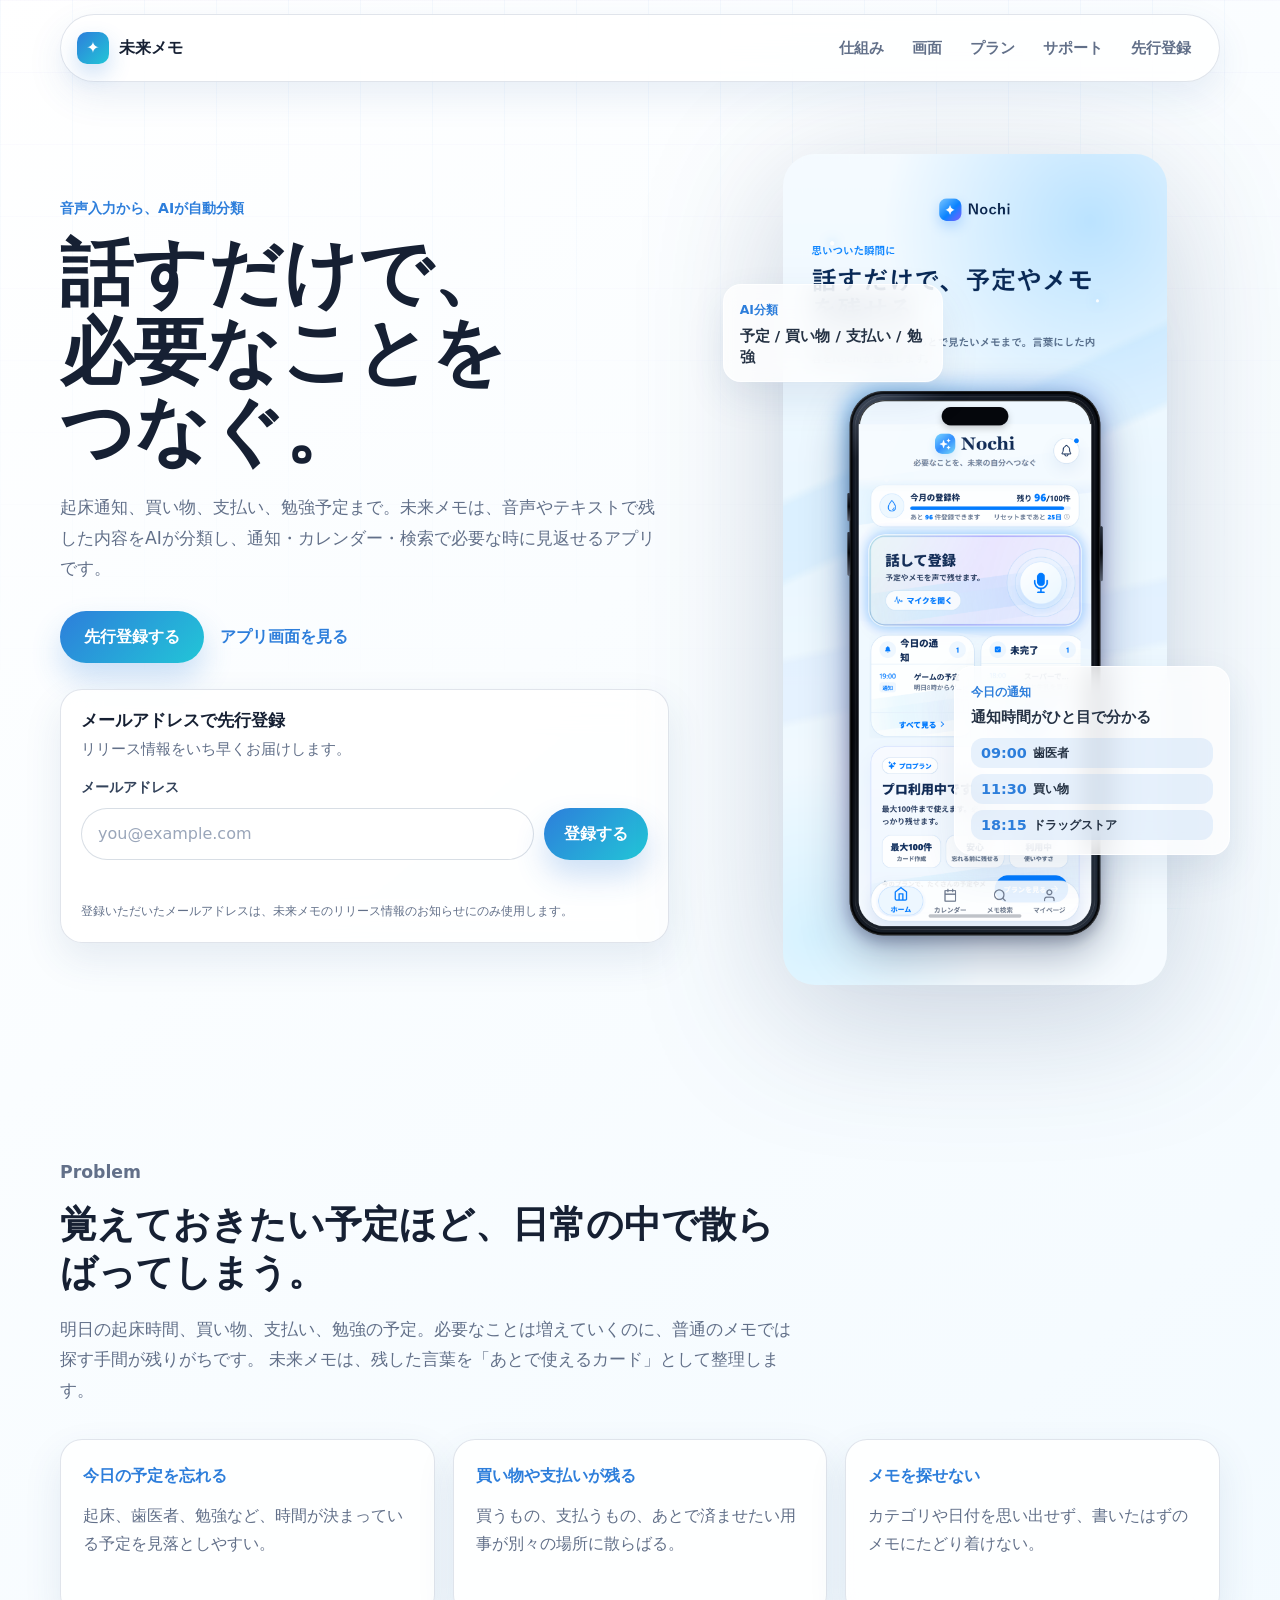
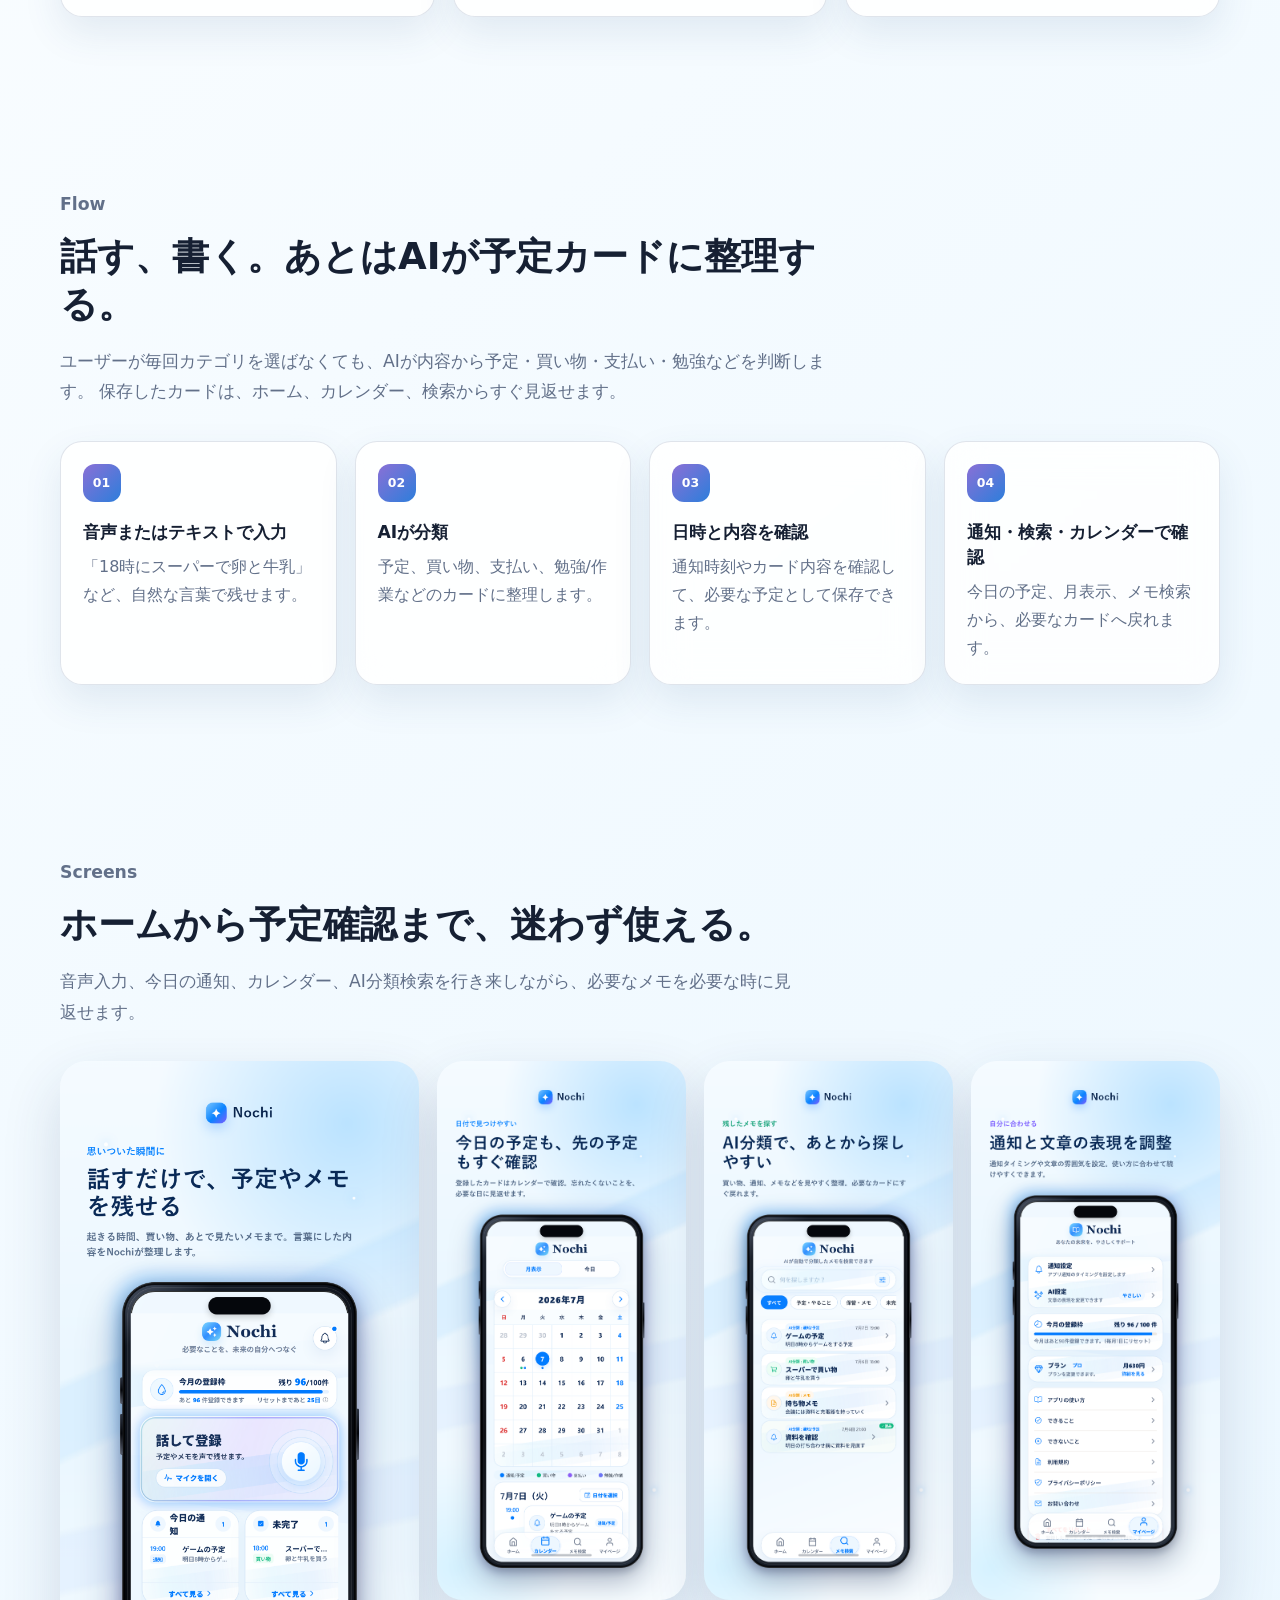
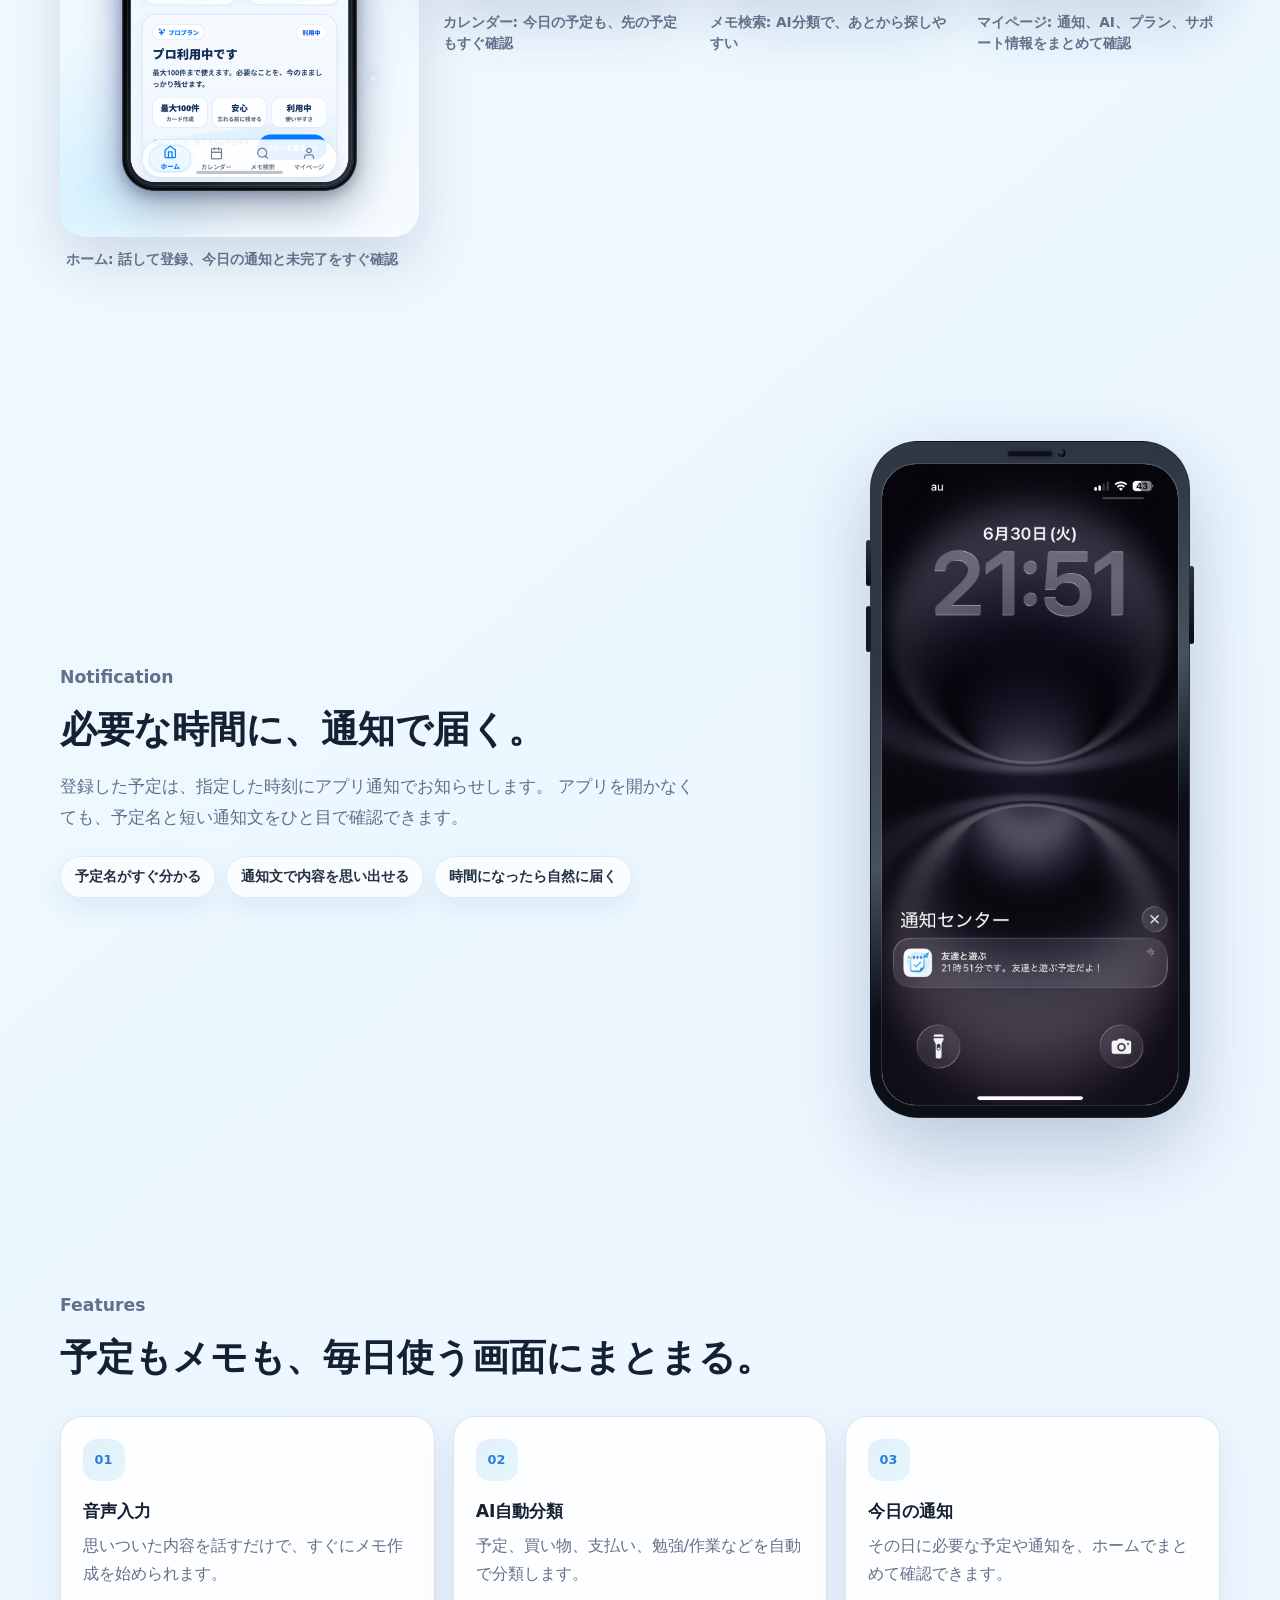
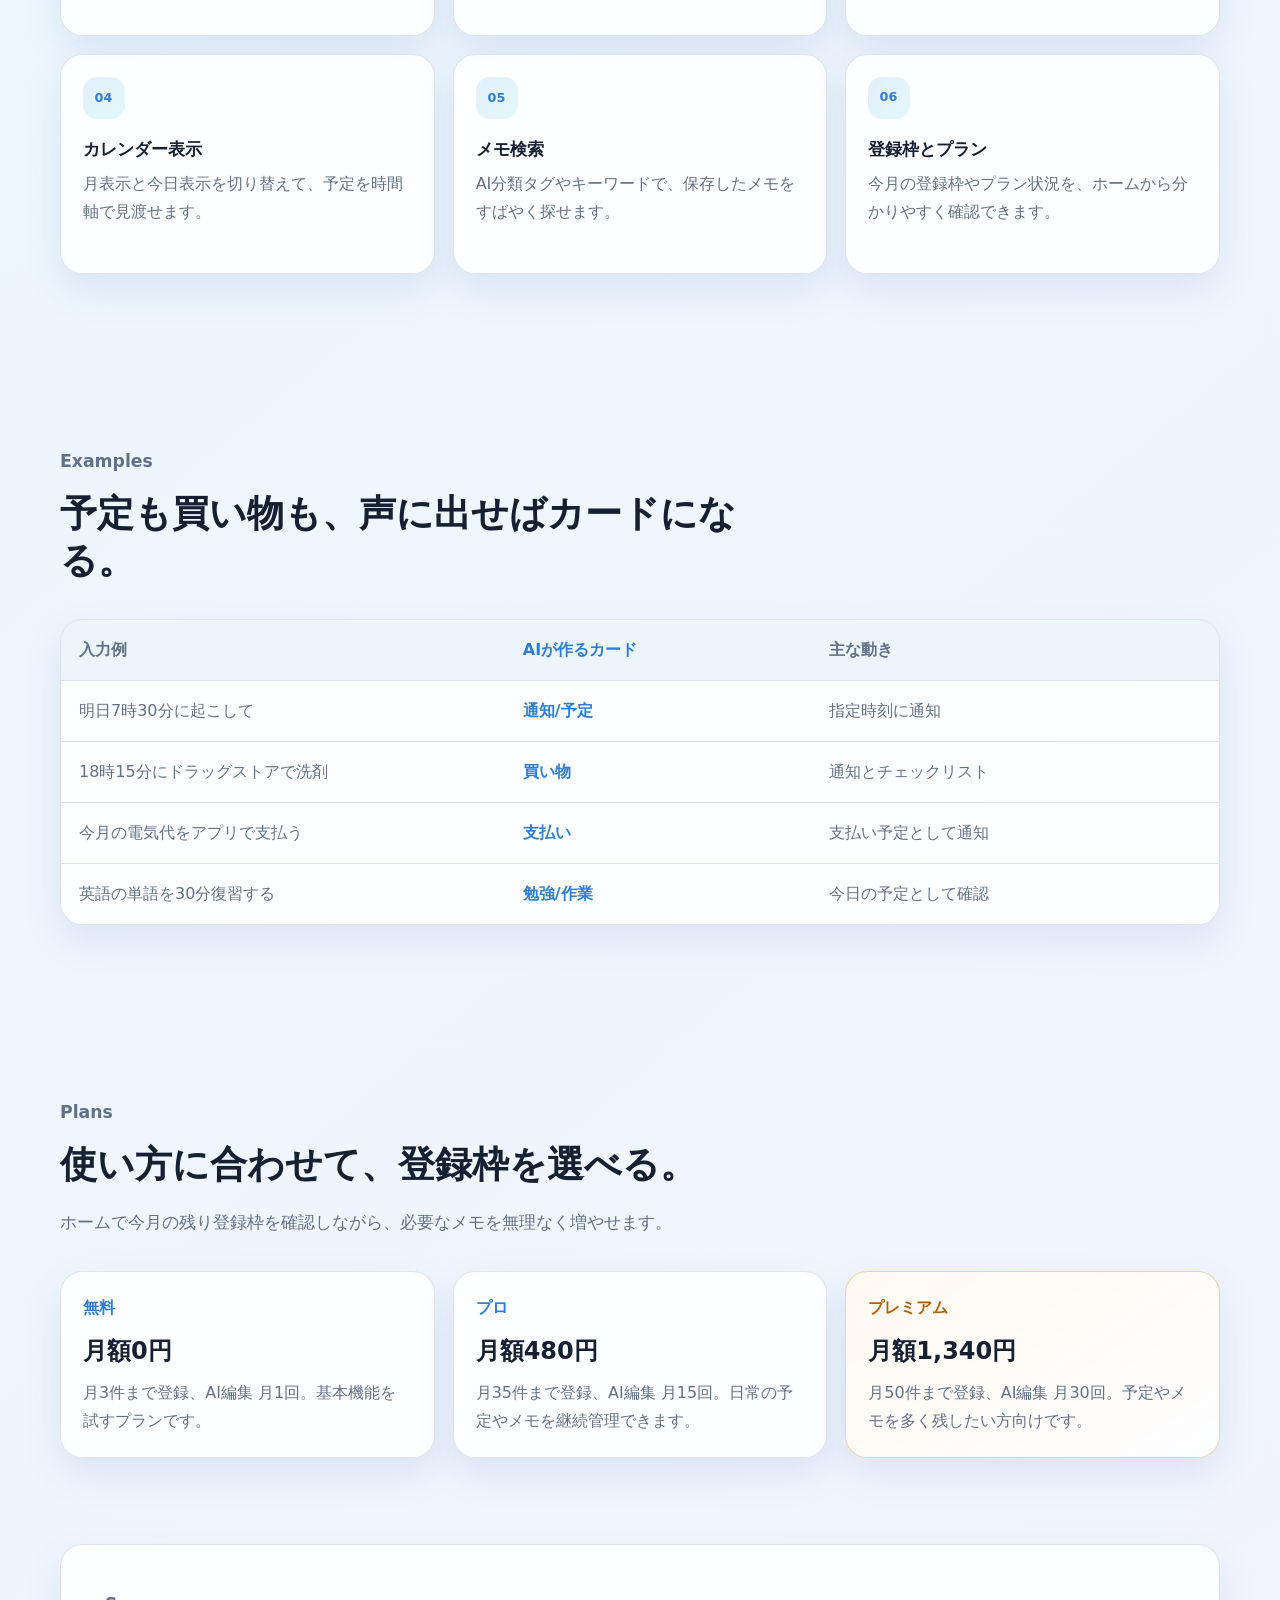
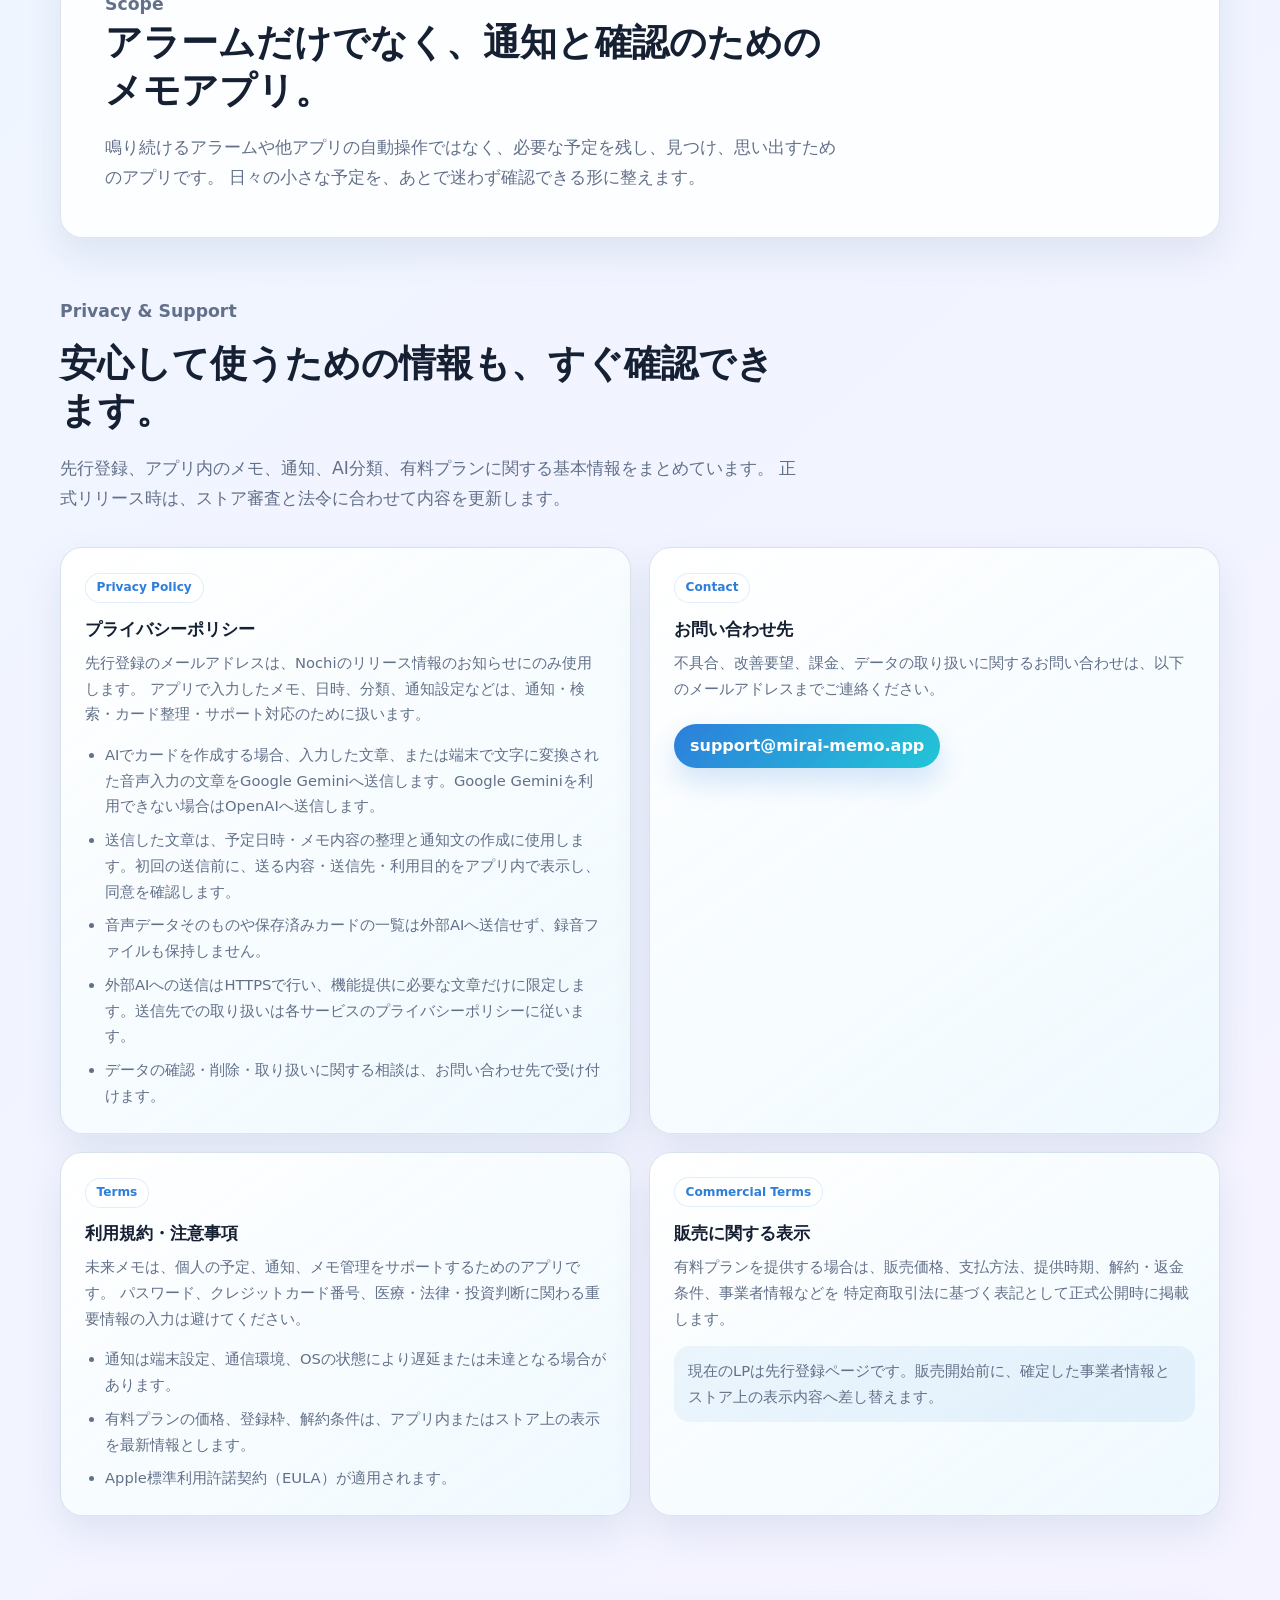
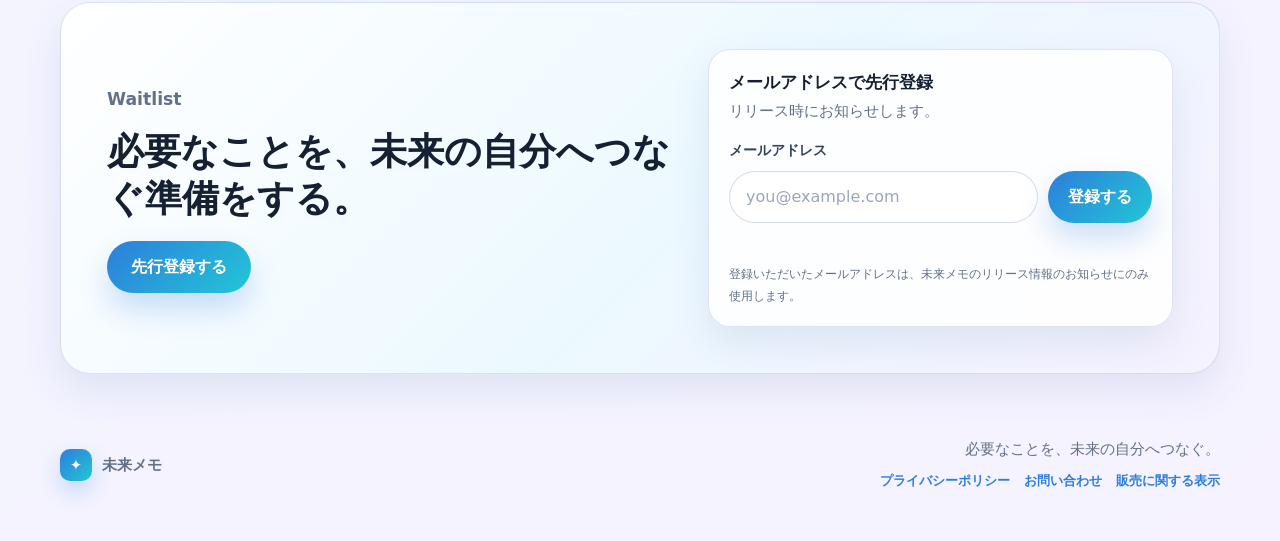
<file: index.html>
<!doctype html>
<html lang="ja">
  <head>
    <meta charset="utf-8" />
    <meta name="viewport" content="width=device-width, initial-scale=1" />
    <meta
      name="description"
      content="未来メモは、音声やテキストで残した予定・買い物・支払い・勉強メモをAIが分類し、通知・カレンダー・検索で必要な時に見返せる生活メモアプリです。"
    />
    <meta name="robots" content="index,follow" />
    <link rel="canonical" href="https://haru861017.github.io/mirai-memo-landing-page/" />
    <meta property="og:type" content="website" />
    <meta property="og:site_name" content="未来メモ" />
    <meta property="og:title" content="未来メモ | 話すだけで、必要なことを未来へつなぐ。" />
    <meta
      property="og:description"
      content="音声やテキストで残した予定・買い物・支払い・勉強メモをAIが分類し、通知・カレンダー・検索で必要な時に見返せる生活メモアプリです。"
    />
    <meta property="og:url" content="https://haru861017.github.io/mirai-memo-landing-page/" />
    <meta property="og:image" content="https://haru861017.github.io/mirai-memo-landing-page/assets/app-store-01.png" />
    <meta name="twitter:card" content="summary_large_image" />
    <meta name="twitter:title" content="未来メモ | 話すだけで、必要なことを未来へつなぐ。" />
    <meta
      name="twitter:description"
      content="予定・買い物・支払い・勉強メモをAIが分類し、通知・カレンダー・検索で必要な時に見返せる生活メモアプリです。"
    />
    <meta name="twitter:image" content="https://haru861017.github.io/mirai-memo-landing-page/assets/app-store-01.png" />
    <title>未来メモ | 話すだけで、必要なことを未来へつなぐ。</title>
    <link rel="icon" type="image/png" href="./assets/favicon.png" />
    <link rel="preload" href="./styles.css" as="style" />
    <link rel="stylesheet" href="./styles.css" />
  </head>
  <body>
    <header class="site-header" aria-label="サイトヘッダー">
      <a class="brand" href="#top" aria-label="未来メモ トップへ">
        <span class="brand-mark" aria-hidden="true">✦</span>
        <span>未来メモ</span>
      </a>
      <nav class="nav-links" aria-label="ページ内ナビゲーション">
        <a href="#how">仕組み</a>
        <a href="#screens">画面</a>
        <a href="#plans">プラン</a>
        <a href="#legal">サポート</a>
        <a href="#waitlist-final">先行登録</a>
      </nav>
    </header>

    <main id="top">
      <section class="hero section-band" aria-labelledby="hero-title">
        <div class="hero-copy">
          <p class="eyebrow">音声入力から、AIが自動分類</p>
          <h1 id="hero-title" class="motion-title">
            <span>話すだけで、</span>
            <span>必要なことを</span>
            <span>つなぐ。</span>
          </h1>
          <p class="hero-lead">
            起床通知、買い物、支払い、勉強予定まで。未来メモは、音声やテキストで残した内容をAIが分類し、通知・カレンダー・検索で必要な時に見返せるアプリです。
          </p>

          <div class="hero-actions" aria-label="主要アクション">
            <button class="primary-button" type="button" data-focus-target="#hero-email">
              先行登録する
            </button>
            <a class="text-link" href="#screens">アプリ画面を見る</a>
          </div>

          <div class="waitlist-panel" id="waitlist">
            <h2>メールアドレスで先行登録</h2>
            <p>リリース情報をいち早くお届けします。</p>
            <form class="waitlist-form" data-source="hero" novalidate>
              <label for="hero-email">メールアドレス</label>
              <input type="hidden" name="app" value="未来メモ" />
              <input type="hidden" name="source" value="hero" />
              <input type="hidden" name="_subject" value="未来メモ 先行登録" />
              <div class="form-row">
                <input
                  id="hero-email"
                  name="email"
                  type="email"
                  autocomplete="email"
                  inputmode="email"
                  placeholder="you@example.com"
                  aria-describedby="hero-form-message hero-privacy"
                />
                <button type="submit">登録する</button>
              </div>
              <p class="form-message" id="hero-form-message" aria-live="polite"></p>
              <p class="privacy-note" id="hero-privacy">
                登録いただいたメールアドレスは、未来メモのリリース情報のお知らせにのみ使用します。
              </p>
            </form>
          </div>
        </div>

        <div class="hero-visual" aria-label="未来メモのアプリ画面">
          <div class="floating-card card-ai" aria-hidden="true">
            <span>AI分類</span>
            <strong>予定 / 買い物 / 支払い / 勉強</strong>
          </div>
          <figure class="store-poster hero-poster">
            <img src="./assets/app-store-01.png" alt="話すだけで予定やメモを残せることを伝えるスマートフォン画面" />
          </figure>
          <div class="floating-card card-line" aria-hidden="true">
            <span>今日の通知</span>
            <strong>通知時間がひと目で分かる</strong>
            <div class="time-preview" aria-hidden="true">
              <b><time>09:00</time><em>歯医者</em></b>
              <b><time>11:30</time><em>買い物</em></b>
              <b><time>18:15</time><em>ドラッグストア</em></b>
            </div>
          </div>
        </div>
      </section>

      <section class="problem section-band" aria-labelledby="problem-title">
        <div class="section-copy narrow">
          <p class="eyebrow">Problem</p>
          <h2 id="problem-title">覚えておきたい予定ほど、日常の中で散らばってしまう。</h2>
          <p>
            明日の起床時間、買い物、支払い、勉強の予定。必要なことは増えていくのに、普通のメモでは探す手間が残りがちです。
            未来メモは、残した言葉を「あとで使えるカード」として整理します。
          </p>
        </div>

        <div class="problem-grid" aria-label="未来メモで扱う生活メモ">
          <article class="soft-card">
            <span>今日の予定を忘れる</span>
            <p>起床、歯医者、勉強など、時間が決まっている予定を見落としやすい。</p>
          </article>
          <article class="soft-card">
            <span>買い物や支払いが残る</span>
            <p>買うもの、支払うもの、あとで済ませたい用事が別々の場所に散らばる。</p>
          </article>
          <article class="soft-card">
            <span>メモを探せない</span>
            <p>カテゴリや日付を思い出せず、書いたはずのメモにたどり着けない。</p>
          </article>
        </div>
      </section>

      <section class="how section-band" id="how" aria-labelledby="how-title">
        <div class="section-copy">
          <p class="eyebrow">Flow</p>
          <h2 id="how-title">話す、書く。あとはAIが予定カードに整理する。</h2>
          <p>
            ユーザーが毎回カテゴリを選ばなくても、AIが内容から予定・買い物・支払い・勉強などを判断します。
            保存したカードは、ホーム、カレンダー、検索からすぐ見返せます。
          </p>
        </div>

        <div class="flow-grid" aria-label="基本フロー">
          <article>
            <span class="step-index">01</span>
            <h3>音声またはテキストで入力</h3>
            <p>「18時にスーパーで卵と牛乳」など、自然な言葉で残せます。</p>
          </article>
          <article>
            <span class="step-index">02</span>
            <h3>AIが分類</h3>
            <p>予定、買い物、支払い、勉強/作業などのカードに整理します。</p>
          </article>
          <article>
            <span class="step-index">03</span>
            <h3>日時と内容を確認</h3>
            <p>通知時刻やカード内容を確認して、必要な予定として保存できます。</p>
          </article>
          <article>
            <span class="step-index">04</span>
            <h3>通知・検索・カレンダーで確認</h3>
            <p>今日の予定、月表示、メモ検索から、必要なカードへ戻れます。</p>
          </article>
        </div>
      </section>

      <section class="screens section-band" id="screens" aria-labelledby="screens-title">
        <div class="section-copy narrow">
          <p class="eyebrow">Screens</p>
          <h2 id="screens-title">ホームから予定確認まで、迷わず使える。</h2>
          <p>
            音声入力、今日の通知、カレンダー、AI分類検索を行き来しながら、必要なメモを必要な時に見返せます。
          </p>
        </div>

        <div class="screen-gallery">
          <figure class="app-shot store-shot large-shot">
            <img class="store-shot-image" src="./assets/app-store-01.png" alt="ホーム画面。音声入力、今月の登録枠、今日の通知、未完了を確認できるスマートフォン画面。" />
            <figcaption>ホーム: 話して登録、今日の通知と未完了をすぐ確認</figcaption>
          </figure>
          <figure class="app-shot store-shot">
            <img class="store-shot-image" src="./assets/app-store-02.png" alt="カレンダー画面。今日の予定と先の予定を月表示で確認できるスマートフォン画面。" />
            <figcaption>カレンダー: 今日の予定も、先の予定もすぐ確認</figcaption>
          </figure>
          <figure class="app-shot store-shot">
            <img class="store-shot-image" src="./assets/app-store-03.png" alt="メモ検索画面。AI分類で残したメモをあとから探しやすいスマートフォン画面。" />
            <figcaption>メモ検索: AI分類で、あとから探しやすい</figcaption>
          </figure>
          <figure class="app-shot store-shot">
            <img class="store-shot-image" src="./assets/app-store-04.png" alt="マイページ画面。通知設定、AI設定、プラン、利用規約、プライバシーポリシー、お問い合わせを確認できるスマートフォン画面。" />
            <figcaption>マイページ: 通知、AI、プラン、サポート情報をまとめて確認</figcaption>
          </figure>
        </div>
      </section>

      <section class="notification-example section-band" aria-labelledby="notification-title">
        <div class="notification-copy">
          <p class="eyebrow">Notification</p>
          <h2 id="notification-title">必要な時間に、通知で届く。</h2>
          <p>
            登録した予定は、指定した時刻にアプリ通知でお知らせします。
            アプリを開かなくても、予定名と短い通知文をひと目で確認できます。
          </p>
          <div class="notification-points" aria-label="通知で分かること">
            <span>予定名がすぐ分かる</span>
            <span>通知文で内容を思い出せる</span>
            <span>時間になったら自然に届く</span>
          </div>
        </div>

        <figure class="phone-frame notification-phone">
          <span class="device-sensor" aria-hidden="true"></span>
          <img src="./assets/notification-lockscreen.jpg" alt="未来メモの通知例。ロック画面に予定通知が届いている。" />
        </figure>
      </section>

      <section class="features section-band" id="features" aria-labelledby="features-title">
        <div class="section-copy narrow">
          <p class="eyebrow">Features</p>
          <h2 id="features-title">予定もメモも、毎日使う画面にまとまる。</h2>
        </div>

        <div class="feature-grid">
          <article class="feature-card">
            <span class="feature-icon" aria-hidden="true">01</span>
            <h3>音声入力</h3>
            <p>思いついた内容を話すだけで、すぐにメモ作成を始められます。</p>
          </article>
          <article class="feature-card">
            <span class="feature-icon" aria-hidden="true">02</span>
            <h3>AI自動分類</h3>
            <p>予定、買い物、支払い、勉強/作業などを自動で分類します。</p>
          </article>
          <article class="feature-card">
            <span class="feature-icon" aria-hidden="true">03</span>
            <h3>今日の通知</h3>
            <p>その日に必要な予定や通知を、ホームでまとめて確認できます。</p>
          </article>
          <article class="feature-card">
            <span class="feature-icon" aria-hidden="true">04</span>
            <h3>カレンダー表示</h3>
            <p>月表示と今日表示を切り替えて、予定を時間軸で見渡せます。</p>
          </article>
          <article class="feature-card">
            <span class="feature-icon" aria-hidden="true">05</span>
            <h3>メモ検索</h3>
            <p>AI分類タグやキーワードで、保存したメモをすばやく探せます。</p>
          </article>
          <article class="feature-card">
            <span class="feature-icon" aria-hidden="true">06</span>
            <h3>登録枠とプラン</h3>
            <p>今月の登録枠やプラン状況を、ホームから分かりやすく確認できます。</p>
          </article>
        </div>
      </section>

      <section class="examples section-band" id="examples" aria-labelledby="examples-title">
        <div class="section-copy narrow">
          <p class="eyebrow">Examples</p>
          <h2 id="examples-title">予定も買い物も、声に出せばカードになる。</h2>
        </div>

        <div class="example-table" role="table" aria-label="入力例とAIカード">
          <div class="example-row example-head" role="row">
            <span role="columnheader">入力例</span>
            <span role="columnheader">AIが作るカード</span>
            <span role="columnheader">主な動き</span>
          </div>
          <div class="example-row" role="row">
            <span role="cell">明日7時30分に起こして</span>
            <span role="cell">通知/予定</span>
            <span role="cell">指定時刻に通知</span>
          </div>
          <div class="example-row" role="row">
            <span role="cell">18時15分にドラッグストアで洗剤</span>
            <span role="cell">買い物</span>
            <span role="cell">通知とチェックリスト</span>
          </div>
          <div class="example-row" role="row">
            <span role="cell">今月の電気代をアプリで支払う</span>
            <span role="cell">支払い</span>
            <span role="cell">支払い予定として通知</span>
          </div>
          <div class="example-row" role="row">
            <span role="cell">英語の単語を30分復習する</span>
            <span role="cell">勉強/作業</span>
            <span role="cell">今日の予定として確認</span>
          </div>
        </div>
      </section>

      <section class="plans section-band" id="plans" aria-labelledby="plans-title">
        <div class="section-copy narrow">
          <p class="eyebrow">Plans</p>
          <h2 id="plans-title">使い方に合わせて、登録枠を選べる。</h2>
          <p>ホームで今月の残り登録枠を確認しながら、必要なメモを無理なく増やせます。</p>
        </div>

        <div class="plan-grid">
          <article class="plan-card">
            <span>無料</span>
            <h3>月額0円</h3>
            <p>月3件まで登録、AI編集 月1回。基本機能を試すプランです。</p>
          </article>
          <article class="plan-card">
            <span>プロ</span>
            <h3>月額480円</h3>
            <p>月35件まで登録、AI編集 月15回。日常の予定やメモを継続管理できます。</p>
          </article>
          <article class="plan-card premium-plan">
            <span>プレミアム</span>
            <h3>月額1,340円</h3>
            <p>月50件まで登録、AI編集 月30回。予定やメモを多く残したい方向けです。</p>
          </article>
        </div>
      </section>

      <section class="limits section-band" aria-labelledby="limits-title">
        <div class="section-copy narrow">
          <p class="eyebrow">Scope</p>
          <h2 id="limits-title">アラームだけでなく、通知と確認のためのメモアプリ。</h2>
          <p>
            鳴り続けるアラームや他アプリの自動操作ではなく、必要な予定を残し、見つけ、思い出すためのアプリです。
            日々の小さな予定を、あとで迷わず確認できる形に整えます。
          </p>
        </div>
      </section>

      <section class="legal section-band" id="legal" aria-labelledby="legal-title">
        <div class="section-copy narrow legal-overview">
          <p class="eyebrow">Privacy & Support</p>
          <h2 id="legal-title">安心して使うための情報も、すぐ確認できます。</h2>
          <p>
            先行登録、アプリ内のメモ、通知、AI分類、有料プランに関する基本情報をまとめています。
            正式リリース時は、ストア審査と法令に合わせて内容を更新します。
          </p>
        </div>

        <div class="legal-grid">
          <article class="legal-card" id="privacy-policy">
            <span class="legal-label">Privacy Policy</span>
            <h3>プライバシーポリシー</h3>
            <p>
              先行登録のメールアドレスは、Nochiのリリース情報のお知らせにのみ使用します。
              アプリで入力したメモ、日時、分類、通知設定などは、通知・検索・カード整理・サポート対応のために扱います。
            </p>
            <ul>
              <li>AIでカードを作成する場合、入力した文章、または端末で文字に変換された音声入力の文章をGoogle Geminiへ送信します。Google Geminiを利用できない場合はOpenAIへ送信します。</li>
              <li>送信した文章は、予定日時・メモ内容の整理と通知文の作成に使用します。初回の送信前に、送る内容・送信先・利用目的をアプリ内で表示し、同意を確認します。</li>
              <li>音声データそのものや保存済みカードの一覧は外部AIへ送信せず、録音ファイルも保持しません。</li>
              <li>外部AIへの送信はHTTPSで行い、機能提供に必要な文章だけに限定します。送信先での取り扱いは各サービスのプライバシーポリシーに従います。</li>
              <li>データの確認・削除・取り扱いに関する相談は、お問い合わせ先で受け付けます。</li>
            </ul>
          </article>

          <article class="legal-card" id="contact">
            <span class="legal-label">Contact</span>
            <h3>お問い合わせ先</h3>
            <p>
              不具合、改善要望、課金、データの取り扱いに関するお問い合わせは、以下のメールアドレスまでご連絡ください。
            </p>
            <a class="legal-mail" href="mailto:support@mirai-memo.app">support@mirai-memo.app</a>
          </article>

          <article class="legal-card" id="terms">
            <span class="legal-label">Terms</span>
            <h3>利用規約・注意事項</h3>
            <p>
              未来メモは、個人の予定、通知、メモ管理をサポートするためのアプリです。
              パスワード、クレジットカード番号、医療・法律・投資判断に関わる重要情報の入力は避けてください。
            </p>
            <ul>
              <li>通知は端末設定、通信環境、OSの状態により遅延または未達となる場合があります。</li>
              <li>有料プランの価格、登録枠、解約条件は、アプリ内またはストア上の表示を最新情報とします。</li>
              <li><a href="https://www.apple.com/legal/internet-services/itunes/dev/stdeula/">Apple標準利用許諾契約（EULA）</a>が適用されます。</li>
            </ul>
          </article>

          <article class="legal-card" id="commerce">
            <span class="legal-label">Commercial Terms</span>
            <h3>販売に関する表示</h3>
            <p>
              有料プランを提供する場合は、販売価格、支払方法、提供時期、解約・返金条件、事業者情報などを
              特定商取引法に基づく表記として正式公開時に掲載します。
            </p>
            <p class="legal-note">
              現在のLPは先行登録ページです。販売開始前に、確定した事業者情報とストア上の表示内容へ差し替えます。
            </p>
          </article>
        </div>
      </section>

      <section class="final-cta section-band" id="waitlist-final" aria-labelledby="final-title">
        <div class="final-copy">
          <p class="eyebrow">Waitlist</p>
          <h2 id="final-title">必要なことを、未来の自分へつなぐ準備をする。</h2>
          <button class="primary-button" type="button" data-focus-target="#final-email">先行登録する</button>
        </div>

        <div class="waitlist-panel compact">
          <h3>メールアドレスで先行登録</h3>
          <p>リリース時にお知らせします。</p>
          <form class="waitlist-form" data-source="final" novalidate>
            <label for="final-email">メールアドレス</label>
            <input type="hidden" name="app" value="未来メモ" />
            <input type="hidden" name="source" value="final" />
            <input type="hidden" name="_subject" value="未来メモ 先行登録" />
            <div class="form-row">
              <input
                id="final-email"
                name="email"
                type="email"
                autocomplete="email"
                inputmode="email"
                placeholder="you@example.com"
                aria-describedby="final-form-message final-privacy"
              />
              <button type="submit">登録する</button>
            </div>
            <p class="form-message" id="final-form-message" aria-live="polite"></p>
            <p class="privacy-note" id="final-privacy">
              登録いただいたメールアドレスは、未来メモのリリース情報のお知らせにのみ使用します。
            </p>
          </form>
        </div>
      </section>
    </main>

    <footer class="site-footer">
      <a class="brand" href="#top" aria-label="未来メモ トップへ">
        <span class="brand-mark" aria-hidden="true">✦</span>
        <span>未来メモ</span>
      </a>
      <div class="footer-copy">
        <p>必要なことを、未来の自分へつなぐ。</p>
        <nav aria-label="フッターリンク">
          <a href="#privacy-policy">プライバシーポリシー</a>
          <a href="#contact">お問い合わせ</a>
          <a href="#commerce">販売に関する表示</a>
        </nav>
      </div>
    </footer>

    <div
      class="success-dialog"
      id="waitlist-success-dialog"
      role="dialog"
      aria-modal="true"
      aria-labelledby="waitlist-success-title"
      aria-describedby="waitlist-success-description"
      hidden
    >
      <div class="success-dialog__backdrop" data-dialog-close></div>
      <div class="success-dialog__panel" role="document">
        <span class="success-dialog__icon" aria-hidden="true">✦</span>
        <h2 id="waitlist-success-title">先行登録が完了しました</h2>
        <p id="waitlist-success-description">
          登録ありがとうございます。未来メモのリリース情報をお届けします。
        </p>
        <button class="success-dialog__button" type="button" data-dialog-close>閉じる</button>
      </div>
    </div>

    <script src="./config.js" defer></script>
    <script src="./script.js" defer></script>
  </body>
</html>
</file>
<file: styles.css>
:root {
  --color-ink: #162033;
  --color-navy: #253244;
  --color-muted: #627089;
  --color-soft: #eef7ff;
  --color-surface: rgba(255, 255, 255, 0.86);
  --color-line: rgba(37, 65, 112, 0.14);
  --color-blue: #2d7edb;
  --color-cyan: #22c6d7;
  --color-lavender: #8a70d6;
  --color-mint: #2fae82;
  --color-warm: #d99733;
  --shadow-soft: 0 24px 68px rgba(41, 76, 132, 0.14);
  --shadow-card: 0 16px 38px rgba(41, 76, 132, 0.1);
  --radius-card: 22px;
  --radius-panel: 30px;
  --max-width: 1160px;
  --font-body: "Hiragino Sans", "Yu Gothic", "Yu Gothic UI", Meiryo, system-ui, sans-serif;
}

* {
  box-sizing: border-box;
}

html {
  scroll-behavior: smooth;
}

section[id],
article[id] {
  scroll-margin-top: 104px;
}

body {
  margin: 0;
  color: var(--color-ink);
  font-family: var(--font-body);
  line-height: 1.75;
  background:
    linear-gradient(140deg, rgba(255, 255, 255, 0.98) 0%, rgba(235, 247, 255, 0.96) 46%, rgba(246, 242, 255, 0.94) 100%),
    #f8fbff;
}

body.dialog-open {
  overflow: hidden;
}

body::before {
  position: fixed;
  inset: 0;
  z-index: -1;
  pointer-events: none;
  content: "";
  background:
    linear-gradient(90deg, rgba(45, 126, 219, 0.05) 1px, transparent 1px),
    linear-gradient(180deg, rgba(138, 112, 214, 0.045) 1px, transparent 1px);
  background-size: 72px 72px;
  mask-image: linear-gradient(to bottom, rgba(0, 0, 0, 0.82), transparent 78%);
}

img {
  display: block;
  max-width: 100%;
}

button,
input {
  font: inherit;
}

button {
  cursor: pointer;
}

a {
  color: inherit;
  text-decoration: none;
}

:focus-visible {
  outline: 3px solid rgba(45, 126, 219, 0.34);
  outline-offset: 4px;
}

.site-header,
.site-footer,
.section-band {
  width: min(var(--max-width), calc(100% - 40px));
  margin-inline: auto;
}

.site-header {
  position: sticky;
  top: 14px;
  z-index: 20;
  display: flex;
  align-items: center;
  justify-content: space-between;
  gap: 18px;
  margin-top: 14px;
  padding: 12px 16px;
  border: 1px solid var(--color-line);
  border-radius: 999px;
  background: rgba(255, 255, 255, 0.78);
  box-shadow: 0 14px 36px rgba(47, 96, 165, 0.1);
  backdrop-filter: blur(18px);
}

.brand {
  display: inline-flex;
  align-items: center;
  gap: 10px;
  font-weight: 900;
  letter-spacing: 0;
}

.brand-mark {
  display: grid;
  width: 32px;
  height: 32px;
  place-items: center;
  border-radius: 10px;
  color: #ffffff;
  background: linear-gradient(135deg, var(--color-blue), var(--color-cyan));
  box-shadow: 0 10px 22px rgba(45, 126, 219, 0.24);
}

.nav-links {
  display: flex;
  align-items: center;
  gap: 4px;
  color: var(--color-muted);
  font-size: 0.92rem;
  font-weight: 800;
}

.nav-links a {
  padding: 8px 12px;
  border-radius: 999px;
}

.nav-links a:hover {
  color: var(--color-blue);
  background: rgba(45, 126, 219, 0.08);
}

.section-band {
  padding: 86px 0;
}

.hero {
  display: grid;
  min-height: calc(100vh - 74px);
  grid-template-columns: minmax(0, 1.02fr) minmax(340px, 0.82fr);
  gap: 62px;
  align-items: center;
  padding-top: 72px;
}

.eyebrow {
  margin: 0 0 14px;
  color: var(--color-blue);
  font-size: 0.88rem;
  font-weight: 900;
}

h1,
h2,
h3,
p {
  margin-top: 0;
}

h1 {
  max-width: 760px;
  margin-bottom: 22px;
  font-size: 4.55rem;
  line-height: 1.08;
  letter-spacing: 0;
}

h1 span {
  display: block;
}

.motion-title span {
  opacity: 0;
  transform: translateY(18px);
  animation: titleRise 780ms cubic-bezier(0.2, 0.8, 0.2, 1) forwards;
}

.motion-title span:nth-child(2) {
  animation-delay: 120ms;
}

.motion-title span:nth-child(3) {
  animation-delay: 240ms;
}

h2 {
  margin-bottom: 18px;
  font-size: 2.32rem;
  line-height: 1.28;
  letter-spacing: 0;
}

h3 {
  margin-bottom: 8px;
  font-size: 1.08rem;
  line-height: 1.45;
  letter-spacing: 0;
}

.hero-lead,
.section-copy p,
.final-copy p {
  color: var(--color-muted);
  font-size: 1.08rem;
}

.hero-lead {
  max-width: 700px;
  margin-bottom: 28px;
}

.hero-actions {
  display: flex;
  flex-wrap: wrap;
  align-items: center;
  gap: 16px;
  margin-bottom: 26px;
}

.primary-button,
.waitlist-form button {
  position: relative;
  overflow: hidden;
  min-height: 52px;
  border: 0;
  border-radius: 999px;
  color: #ffffff;
  font-weight: 900;
  background: linear-gradient(135deg, var(--color-blue), var(--color-cyan));
  box-shadow: 0 16px 30px rgba(45, 126, 219, 0.24);
  transition: transform 180ms ease, box-shadow 180ms ease, opacity 180ms ease;
}

.primary-button::after,
.waitlist-form button::after {
  position: absolute;
  inset: -40% -70%;
  pointer-events: none;
  background: linear-gradient(110deg, transparent 38%, rgba(255, 255, 255, 0.56), transparent 62%);
  content: "";
  transform: translateX(-70%);
  animation: buttonShine 4.2s ease-in-out infinite;
}

.primary-button {
  padding: 0 24px;
  animation: ctaBreathe 3.8s ease-in-out infinite;
}

.primary-button:hover,
.waitlist-form button:hover {
  transform: translateY(-2px);
  box-shadow: 0 18px 36px rgba(45, 126, 219, 0.3);
}

.primary-button:active,
.waitlist-form button:active {
  transform: translateY(0);
}

.waitlist-form button:disabled {
  cursor: wait;
  opacity: 0.7;
  transform: none;
}

.text-link {
  color: var(--color-blue);
  font-weight: 900;
}

.waitlist-panel {
  max-width: 650px;
  padding: 20px;
  border: 1px solid var(--color-line);
  border-radius: var(--radius-card);
  background: var(--color-surface);
  box-shadow: var(--shadow-card);
  backdrop-filter: blur(18px);
}

.waitlist-panel h2,
.waitlist-panel h3 {
  margin-bottom: 4px;
  font-size: 1.05rem;
}

.waitlist-panel > p {
  margin-bottom: 14px;
  color: var(--color-muted);
  font-size: 0.92rem;
}

.waitlist-form label {
  display: block;
  margin-bottom: 8px;
  color: #34435b;
  font-size: 0.88rem;
  font-weight: 900;
}

.form-row {
  display: grid;
  grid-template-columns: 1fr auto;
  gap: 10px;
}

.waitlist-form input {
  min-height: 52px;
  min-width: 0;
  padding: 0 16px;
  border: 1px solid rgba(43, 72, 114, 0.18);
  border-radius: 999px;
  color: var(--color-ink);
  background: rgba(255, 255, 255, 0.92);
}

.waitlist-form input::placeholder {
  color: #9aa6ba;
}

.waitlist-form input.is-invalid {
  border-color: #e15262;
  background: #fff8f9;
}

.waitlist-form button {
  padding: 0 20px;
  white-space: nowrap;
}

.form-message {
  min-height: 26px;
  margin: 8px 0 0;
  font-size: 0.88rem;
  font-weight: 800;
}

.form-message.is-error {
  color: #c73748;
}

.form-message.is-success {
  color: #117a62;
}

.privacy-note {
  margin: 6px 0 0;
  color: var(--color-muted);
  font-size: 0.78rem;
}

.hero-visual {
  position: relative;
  display: grid;
  min-height: 690px;
  place-items: center;
}

.hero-visual::before {
  position: absolute;
  inset: 34px -22px;
  z-index: 0;
  pointer-events: none;
  border-radius: 34px;
  background:
    repeating-linear-gradient(
      122deg,
      transparent 0 34px,
      rgba(45, 126, 219, 0.08) 34px 35px,
      transparent 35px 74px
    ),
    linear-gradient(145deg, rgba(34, 198, 215, 0.08), transparent 48%, rgba(138, 112, 214, 0.1));
  opacity: 0.72;
  transform: skewY(-5deg);
  animation: futureFlow 14s linear infinite;
}

.hero-visual::after {
  position: absolute;
  right: 24px;
  bottom: 76px;
  z-index: 0;
  width: 62%;
  height: 1px;
  pointer-events: none;
  background: linear-gradient(90deg, transparent, rgba(45, 126, 219, 0.52), rgba(34, 198, 215, 0.12), transparent);
  content: "";
  animation: futureBeam 5.5s ease-in-out infinite;
}

.phone-frame,
.iphone-shell {
  position: relative;
  isolation: isolate;
  margin: 0;
  padding: 22px 11px 12px;
  border: 1px solid rgba(17, 24, 39, 0.25);
  border-radius: 48px;
  background:
    linear-gradient(145deg, rgba(255, 255, 255, 0.14), transparent 26%),
    linear-gradient(145deg, #111827, #48515e 48%, #0b1018 64%);
  box-shadow: 0 30px 80px rgba(28, 56, 98, 0.25);
  transform-style: preserve-3d;
}

.phone-frame {
  width: min(390px, 88vw);
  transition: transform 180ms ease, box-shadow 180ms ease;
}

.store-poster {
  position: relative;
  z-index: 1;
  width: min(384px, 86vw);
  margin: 0;
  border-radius: 34px;
  filter: drop-shadow(0 30px 70px rgba(28, 56, 98, 0.22));
  transform-style: preserve-3d;
  transition: transform 220ms ease, filter 220ms ease;
}

.store-poster::after {
  position: absolute;
  inset: 18% 8% 4%;
  z-index: -1;
  border-radius: 48px;
  background: linear-gradient(180deg, rgba(45, 126, 219, 0.18), rgba(34, 198, 215, 0.08));
  content: "";
  filter: blur(24px);
}

.store-poster img {
  width: 100%;
  border-radius: 32px;
  background: #eaf7ff;
}

.hero-phone {
  animation: deviceFloat 7.5s ease-in-out infinite;
}

.hero-poster {
  animation: deviceFloat 7.5s ease-in-out infinite;
}

.phone-frame.is-pointer-active,
.iphone-shell.is-pointer-active,
.store-poster.is-pointer-active {
  animation: none;
  transform: perspective(980px) rotateX(var(--tilt-x, 0deg)) rotateY(var(--tilt-y, 0deg)) translateY(-10px) scale(1.012);
  box-shadow: 0 38px 90px rgba(28, 56, 98, 0.3);
}

.store-poster.is-pointer-active {
  filter: drop-shadow(0 38px 82px rgba(28, 56, 98, 0.28));
}

.phone-frame::before,
.iphone-shell::before,
.phone-frame::after,
.iphone-shell::after {
  position: absolute;
  z-index: 0;
  border-radius: 999px;
  background: linear-gradient(180deg, #2a3442, #080d14);
  content: "";
}

.phone-frame::before,
.iphone-shell::before {
  top: 124px;
  right: -5px;
  width: 5px;
  height: 78px;
}

.phone-frame::after,
.iphone-shell::after {
  top: 98px;
  left: -5px;
  width: 5px;
  height: 46px;
  box-shadow: 0 66px 0 #111827;
}

.phone-frame img,
.iphone-shell img {
  position: relative;
  z-index: 1;
  width: 100%;
  aspect-ratio: 390 / 844;
  object-fit: cover;
  object-position: top center;
  border-radius: 34px;
  background: #ffffff;
  box-shadow: 0 0 0 1px rgba(255, 255, 255, 0.12);
}

.device-sensor {
  position: absolute;
  top: 8px;
  left: 50%;
  z-index: 2;
  width: clamp(34px, 14%, 56px);
  height: 6px;
  border-radius: 999px;
  background: rgba(2, 6, 14, 0.78);
  box-shadow:
    inset 0 1px 1px rgba(255, 255, 255, 0.16),
    0 1px 4px rgba(0, 0, 0, 0.4);
  transform: translateX(-50%);
}

.device-sensor::after {
  position: absolute;
  top: -1px;
  right: -13px;
  width: 8px;
  height: 8px;
  border-radius: 50%;
  background: radial-gradient(circle at 35% 35%, #334a63, #050912 66%);
  content: "";
}

.floating-card {
  position: absolute;
  z-index: 3;
  width: 220px;
  padding: 14px 16px;
  border: 1px solid rgba(255, 255, 255, 0.78);
  border-radius: 18px;
  background: rgba(255, 255, 255, 0.78);
  box-shadow: var(--shadow-card);
  backdrop-filter: blur(14px);
}

.floating-card {
  animation: cardFloat 6.4s ease-in-out infinite;
}

.card-line {
  animation-delay: -2.1s;
}

.floating-card span {
  display: block;
  margin-bottom: 4px;
  color: var(--color-blue);
  font-size: 0.78rem;
  font-weight: 900;
}

.floating-card strong {
  display: block;
  color: var(--color-navy);
  font-size: 0.92rem;
  line-height: 1.45;
}

.time-preview {
  display: grid;
  gap: 6px;
  margin-top: 10px;
}

.time-preview b {
  position: relative;
  overflow: hidden;
  display: grid;
  grid-template-columns: 52px 1fr;
  align-items: center;
  min-height: 30px;
  padding: 4px 10px;
  border-radius: 12px;
  color: var(--color-blue);
  font-size: 0.82rem;
  line-height: 1;
  background: rgba(45, 126, 219, 0.1);
}

.time-preview b::after {
  position: absolute;
  inset: 0;
  background: linear-gradient(100deg, transparent, rgba(255, 255, 255, 0.62), transparent);
  content: "";
  transform: translateX(-120%);
  animation: timeScan 4.2s ease-in-out infinite;
}

.time-preview b:nth-child(2)::after {
  animation-delay: 0.45s;
}

.time-preview b:nth-child(3)::after {
  animation-delay: 0.9s;
}

.time-preview time {
  color: var(--color-blue);
  font-size: 0.9rem;
  font-weight: 900;
}

.time-preview em {
  overflow: hidden;
  color: var(--color-navy);
  font-size: 0.78rem;
  font-style: normal;
  font-weight: 900;
  line-height: 1.25;
  text-overflow: ellipsis;
  white-space: nowrap;
}

.card-ai {
  top: 130px;
  left: -8px;
}

.card-line {
  right: -10px;
  bottom: 130px;
  width: 276px;
}

.section-copy {
  max-width: 780px;
  margin-bottom: 34px;
}

.section-copy.narrow {
  max-width: 740px;
}

.problem-grid,
.flow-grid,
.feature-grid,
.plan-grid {
  display: grid;
  gap: 18px;
}

.problem-grid {
  grid-template-columns: repeat(3, 1fr);
}

.flow-grid {
  grid-template-columns: repeat(4, 1fr);
}

.feature-grid {
  grid-template-columns: repeat(3, 1fr);
}

.plan-grid {
  grid-template-columns: repeat(3, 1fr);
}

.soft-card,
.flow-grid article,
.feature-card,
.plan-card,
.limits,
.example-table,
.final-cta {
  border: 1px solid var(--color-line);
  border-radius: var(--radius-card);
  background: var(--color-surface);
  box-shadow: var(--shadow-card);
  backdrop-filter: blur(18px);
}

.soft-card,
.flow-grid article,
.feature-card,
.plan-card {
  min-height: 178px;
  padding: 22px;
}

.soft-card span,
.plan-card span {
  display: inline-flex;
  margin-bottom: 12px;
  color: var(--color-blue);
  font-weight: 900;
}

.soft-card p,
.flow-grid p,
.feature-card p,
.plan-card p,
.example-row span,
.limits p {
  margin: 0;
  color: var(--color-muted);
}

.step-index {
  display: grid;
  width: 38px;
  height: 38px;
  place-items: center;
  margin-bottom: 18px;
  border-radius: 12px;
  color: #ffffff;
  font-size: 0.78rem;
  font-weight: 900;
  background: linear-gradient(135deg, var(--color-lavender), var(--color-blue));
}

.screen-gallery {
  display: grid;
  grid-template-columns: 1.18fr repeat(3, 0.82fr);
  gap: 18px;
  align-items: start;
  perspective: 1200px;
}

.app-shot {
  margin: 0;
  padding: 0;
}

.store-shot {
  position: relative;
}

.store-shot-image {
  width: 100%;
  border-radius: 26px;
  background: #eaf7ff;
  box-shadow: 0 24px 58px rgba(28, 56, 98, 0.16);
  transition: transform 240ms ease, box-shadow 240ms ease, filter 240ms ease;
}

.store-shot:hover .store-shot-image {
  transform: translateY(-8px) rotateX(1.5deg);
  box-shadow: 0 30px 72px rgba(28, 56, 98, 0.24);
  filter: saturate(1.04);
}

.app-shot .iphone-shell {
  transition: transform 240ms ease, box-shadow 240ms ease;
}

.app-shot:hover .iphone-shell {
  transform: translateY(-8px) rotateX(2deg);
  box-shadow: 0 28px 70px rgba(28, 56, 98, 0.24);
}

.app-shot:hover .iphone-shell.is-pointer-active {
  transform: perspective(980px) rotateX(var(--tilt-x, 0deg)) rotateY(var(--tilt-y, 0deg)) translateY(-10px) scale(1.012);
}

.iphone-shell {
  width: 100%;
  padding: 18px 9px 10px;
  border-radius: 42px;
  box-shadow: 0 22px 56px rgba(28, 56, 98, 0.18);
  transition: transform 220ms ease, box-shadow 220ms ease;
}

.iphone-shell img {
  border-radius: 30px;
}

.large-shot {
  transform: translateY(-18px);
}

.app-shot figcaption {
  margin-top: 12px;
  padding: 0 6px;
  color: var(--color-muted);
  font-size: 0.86rem;
  font-weight: 800;
  line-height: 1.5;
}

.notification-example {
  display: grid;
  grid-template-columns: minmax(0, 0.92fr) minmax(280px, 0.48fr);
  gap: 54px;
  align-items: center;
}

.notification-copy {
  max-width: 650px;
}

.notification-copy p {
  color: var(--color-muted);
  font-size: 1.08rem;
}

.notification-points {
  display: flex;
  flex-wrap: wrap;
  gap: 10px;
  margin-top: 24px;
}

.notification-points span {
  display: inline-flex;
  align-items: center;
  min-height: 42px;
  padding: 0 14px;
  border: 1px solid rgba(45, 126, 219, 0.14);
  border-radius: 999px;
  color: var(--color-navy);
  font-size: 0.9rem;
  font-weight: 900;
  background: rgba(255, 255, 255, 0.7);
  box-shadow: 0 10px 24px rgba(41, 76, 132, 0.08);
}

.notification-phone {
  width: min(320px, 86vw);
  justify-self: center;
}

.feature-card {
  min-height: 220px;
}

.feature-icon {
  display: grid;
  width: 42px;
  height: 42px;
  place-items: center;
  margin-bottom: 18px;
  border-radius: 14px;
  color: var(--color-blue);
  font-size: 0.8rem;
  font-weight: 900;
  background: linear-gradient(135deg, rgba(45, 126, 219, 0.12), rgba(34, 198, 215, 0.12));
}

.example-table {
  overflow: hidden;
}

.example-row {
  display: grid;
  grid-template-columns: 1.15fr 0.78fr 1fr;
  gap: 16px;
  padding: 16px 18px;
  border-top: 1px solid var(--color-line);
}

.example-row:first-child {
  border-top: 0;
}

.example-head {
  color: var(--color-navy);
  font-weight: 900;
  background: rgba(45, 126, 219, 0.08);
}

.example-row span:nth-child(2) {
  color: var(--color-blue);
  font-weight: 900;
}

.plan-card h3 {
  margin-bottom: 10px;
  font-size: 1.5rem;
}

.premium-plan {
  border-color: rgba(217, 151, 51, 0.4);
  background: linear-gradient(145deg, rgba(255, 250, 239, 0.92), rgba(255, 255, 255, 0.86));
}

.premium-plan span {
  color: #b75d00;
}

.limits {
  padding: 44px;
}

.limits .section-copy {
  margin-bottom: 0;
}

.legal {
  padding-top: 58px;
}

.legal-grid {
  display: grid;
  grid-template-columns: repeat(2, 1fr);
  gap: 18px;
}

.legal-card {
  min-height: 260px;
  padding: 24px;
  border: 1px solid var(--color-line);
  border-radius: var(--radius-card);
  background:
    linear-gradient(145deg, rgba(255, 255, 255, 0.9), rgba(236, 248, 255, 0.82)),
    var(--color-surface);
  box-shadow: var(--shadow-card);
  backdrop-filter: blur(18px);
}

.legal-label {
  display: inline-flex;
  align-items: center;
  min-height: 30px;
  margin-bottom: 14px;
  padding: 0 11px;
  border: 1px solid rgba(45, 126, 219, 0.14);
  border-radius: 999px;
  color: var(--color-blue);
  font-size: 0.76rem;
  font-weight: 900;
  background: rgba(255, 255, 255, 0.74);
}

.legal-card p,
.legal-card li,
.legal-note {
  color: var(--color-muted);
  font-size: 0.92rem;
}

.legal-card ul {
  display: grid;
  gap: 8px;
  margin: 14px 0 0;
  padding-left: 1.25em;
}

.legal-mail {
  display: inline-flex;
  align-items: center;
  min-height: 44px;
  margin-top: 8px;
  padding: 0 16px;
  border-radius: 999px;
  color: #ffffff;
  font-weight: 900;
  background: linear-gradient(135deg, var(--color-blue), var(--color-cyan));
  box-shadow: 0 14px 28px rgba(45, 126, 219, 0.2);
}

.legal-note {
  margin-bottom: 0;
  padding: 12px 14px;
  border-radius: 16px;
  background: rgba(45, 126, 219, 0.08);
}

.final-cta {
  display: grid;
  grid-template-columns: minmax(0, 1fr) minmax(380px, 0.82fr);
  gap: 34px;
  align-items: center;
  margin-bottom: 28px;
  padding: 46px;
  border-radius: var(--radius-panel);
  background:
    linear-gradient(135deg, rgba(255, 255, 255, 0.9), rgba(234, 248, 255, 0.9) 54%, rgba(245, 240, 255, 0.9)),
    #ffffff;
}

.final-copy h2 {
  max-width: 640px;
}

.waitlist-panel.compact {
  max-width: none;
}

.site-footer {
  display: flex;
  align-items: center;
  justify-content: space-between;
  gap: 20px;
  padding: 34px 0 48px;
  color: var(--color-muted);
  font-size: 0.92rem;
}

.site-footer p {
  margin: 0;
}

.footer-copy {
  display: grid;
  gap: 8px;
  justify-items: end;
}

.footer-copy nav {
  display: flex;
  flex-wrap: wrap;
  justify-content: flex-end;
  gap: 10px 14px;
  font-size: 0.82rem;
  font-weight: 800;
}

.footer-copy a {
  color: var(--color-blue);
}

.reveal-on-scroll {
  opacity: 0;
  transform: translateY(28px);
  transition: opacity 700ms ease, transform 700ms ease;
}

.reveal-on-scroll.is-visible {
  opacity: 1;
  transform: translateY(0);
}

@keyframes futureFlow {
  from {
    background-position: 0 0, 0 0;
  }

  to {
    background-position: 180px 0, 0 0;
  }
}

@keyframes titleRise {
  to {
    opacity: 1;
    transform: translateY(0);
  }
}

@keyframes ctaBreathe {
  0%,
  100% {
    box-shadow: 0 16px 30px rgba(45, 126, 219, 0.24);
  }

  50% {
    box-shadow: 0 22px 44px rgba(34, 198, 215, 0.34);
    transform: translateY(-1px);
  }
}

@keyframes buttonShine {
  0%,
  52% {
    transform: translateX(-70%);
  }

  78%,
  100% {
    transform: translateX(70%);
  }
}

@keyframes futureBeam {
  0%,
  100% {
    opacity: 0.22;
    transform: translateX(-18px);
  }

  50% {
    opacity: 0.88;
    transform: translateX(18px);
  }
}

@keyframes deviceFloat {
  0%,
  100% {
    transform: translateY(0);
  }

  50% {
    transform: translateY(-12px);
  }
}

@keyframes cardFloat {
  0%,
  100% {
    transform: translateY(0);
  }

  50% {
    transform: translateY(-8px);
  }
}

@keyframes timeScan {
  0%,
  48% {
    transform: translateX(-120%);
  }

  72%,
  100% {
    transform: translateX(120%);
  }
}

.success-dialog[hidden] {
  display: none;
}

.success-dialog {
  position: fixed;
  inset: 0;
  z-index: 100;
  display: grid;
  place-items: center;
  padding: 24px;
}

.success-dialog__backdrop {
  position: absolute;
  inset: 0;
  background: rgba(18, 31, 52, 0.34);
  backdrop-filter: blur(12px);
}

.success-dialog__panel {
  position: relative;
  width: min(420px, 100%);
  padding: 30px 26px 26px;
  border: 1px solid rgba(255, 255, 255, 0.78);
  border-radius: 28px;
  text-align: center;
  background:
    linear-gradient(145deg, rgba(255, 255, 255, 0.96), rgba(235, 248, 255, 0.94) 58%, rgba(246, 242, 255, 0.94)),
    #ffffff;
  box-shadow: 0 30px 82px rgba(22, 42, 76, 0.28);
}

.success-dialog__icon {
  display: grid;
  width: 52px;
  height: 52px;
  place-items: center;
  margin: 0 auto 16px;
  border-radius: 18px;
  color: #ffffff;
  font-size: 1.35rem;
  font-weight: 900;
  background: linear-gradient(135deg, var(--color-blue), var(--color-cyan));
  box-shadow: 0 16px 30px rgba(45, 126, 219, 0.24);
}

.success-dialog__panel h2 {
  margin-bottom: 10px;
  font-size: 1.54rem;
}

.success-dialog__panel p {
  margin-bottom: 22px;
  color: var(--color-muted);
}

.success-dialog__button {
  min-width: 150px;
  min-height: 48px;
  border: 0;
  border-radius: 999px;
  color: #ffffff;
  font-weight: 900;
  background: linear-gradient(135deg, var(--color-blue), var(--color-cyan));
  box-shadow: 0 16px 30px rgba(45, 126, 219, 0.22);
}

@media (max-width: 1080px) {
  .hero,
  .final-cta {
    grid-template-columns: 1fr;
  }

  .hero {
    min-height: 0;
    gap: 40px;
  }

  .hero-visual {
    min-height: 640px;
  }

  .flow-grid,
  .feature-grid,
  .screen-gallery,
  .legal-grid {
    grid-template-columns: repeat(2, 1fr);
  }

  .notification-example {
    grid-template-columns: 1fr;
    gap: 34px;
  }

  .large-shot {
    transform: none;
  }
}

@media (max-width: 760px) {
  section[id],
  article[id] {
    scroll-margin-top: 88px;
  }

  .site-header,
  .site-footer,
  .section-band {
    width: min(100% - 28px, var(--max-width));
  }

  .site-header {
    top: 8px;
    border-radius: 20px;
  }

  .nav-links {
    display: none;
  }

  .section-band {
    padding: 48px 0;
  }

  .hero {
    padding-top: 46px;
    gap: 26px;
  }

  h1 {
    font-size: 2.68rem;
  }

  h2 {
    font-size: 1.92rem;
  }

  .hero-lead,
  .section-copy p,
  .final-copy p {
    font-size: 1rem;
  }

  .form-row,
  .problem-grid,
  .flow-grid,
    .feature-grid,
    .plan-grid,
    .screen-gallery,
    .notification-example,
    .final-cta {
    grid-template-columns: 1fr;
  }

  .waitlist-form button {
    width: 100%;
  }

  .hero-visual {
    min-height: 430px;
  }

  .hero-visual::before {
    inset: 18px -14px;
    opacity: 0.52;
  }

  .hero-visual::after {
    right: 0;
    bottom: 56px;
    width: 82%;
  }

  .floating-card {
    width: 174px;
    padding: 11px 12px;
  }

  .card-ai {
    top: 8px;
    left: 0;
  }

  .card-line {
    right: 0;
    bottom: 12px;
    width: 214px;
  }

  .phone-frame {
    width: min(268px, 72vw);
    border-radius: 42px;
  }

  .store-poster {
    width: min(272px, 72vw);
    border-radius: 26px;
  }

  .store-poster img {
    border-radius: 24px;
  }

  .notification-phone {
    width: min(214px, 62vw);
  }

  .screen-gallery {
    display: flex;
    gap: 14px;
    width: calc(100% + 28px);
    margin-inline: -14px;
    padding: 4px 14px 14px;
    overflow-x: auto;
    scroll-snap-type: x mandatory;
    scrollbar-width: thin;
  }

  .app-shot {
    flex: 0 0 min(246px, 72vw);
    max-width: none;
    margin-inline: 0;
    scroll-snap-align: start;
  }

  .iphone-shell {
    padding: 14px 7px 8px;
    border-radius: 34px;
  }

  .iphone-shell img {
    border-radius: 24px;
  }

  .app-shot figcaption {
    font-size: 0.78rem;
  }

  .notification-example {
    gap: 22px;
  }

  .notification-copy p {
    font-size: 0.96rem;
  }

  .notification-points {
    gap: 8px;
    margin-top: 16px;
  }

  .notification-points span {
    min-height: 36px;
    padding: 0 11px;
    font-size: 0.8rem;
  }

  .example-row {
    grid-template-columns: 1fr;
    gap: 6px;
  }

  .example-head {
    display: none;
  }

  .limits,
  .final-cta {
    padding: 28px 18px;
  }

  .legal-grid {
    grid-template-columns: 1fr;
  }

  .site-footer {
    align-items: flex-start;
    flex-direction: column;
  }

  .footer-copy {
    justify-items: start;
  }

  .footer-copy nav {
    justify-content: flex-start;
  }
}

@media (max-width: 430px) {
  h1 {
    font-size: 2.45rem;
  }

  h2 {
    font-size: 1.62rem;
  }

  .hero-visual {
    min-height: 360px;
  }

  .floating-card {
    display: none;
  }

  .phone-frame {
    width: min(238px, 70vw);
    padding: 20px 10px 10px;
  }

  .notification-phone {
    width: min(196px, 58vw);
  }

  .hero-phone,
  .floating-card {
    animation: none;
  }

  .primary-button {
    animation: none;
  }

  .success-dialog {
    padding: 18px;
  }

  .success-dialog__panel {
    padding: 26px 20px 22px;
    border-radius: 24px;
  }

  .success-dialog__panel h2 {
    font-size: 1.34rem;
  }
}

@media (prefers-reduced-motion: reduce) {
  *,
  *::before,
  *::after {
    animation-duration: 0.001ms !important;
    animation-iteration-count: 1 !important;
    scroll-behavior: auto !important;
    transition-duration: 0.001ms !important;
  }
}
</file>
